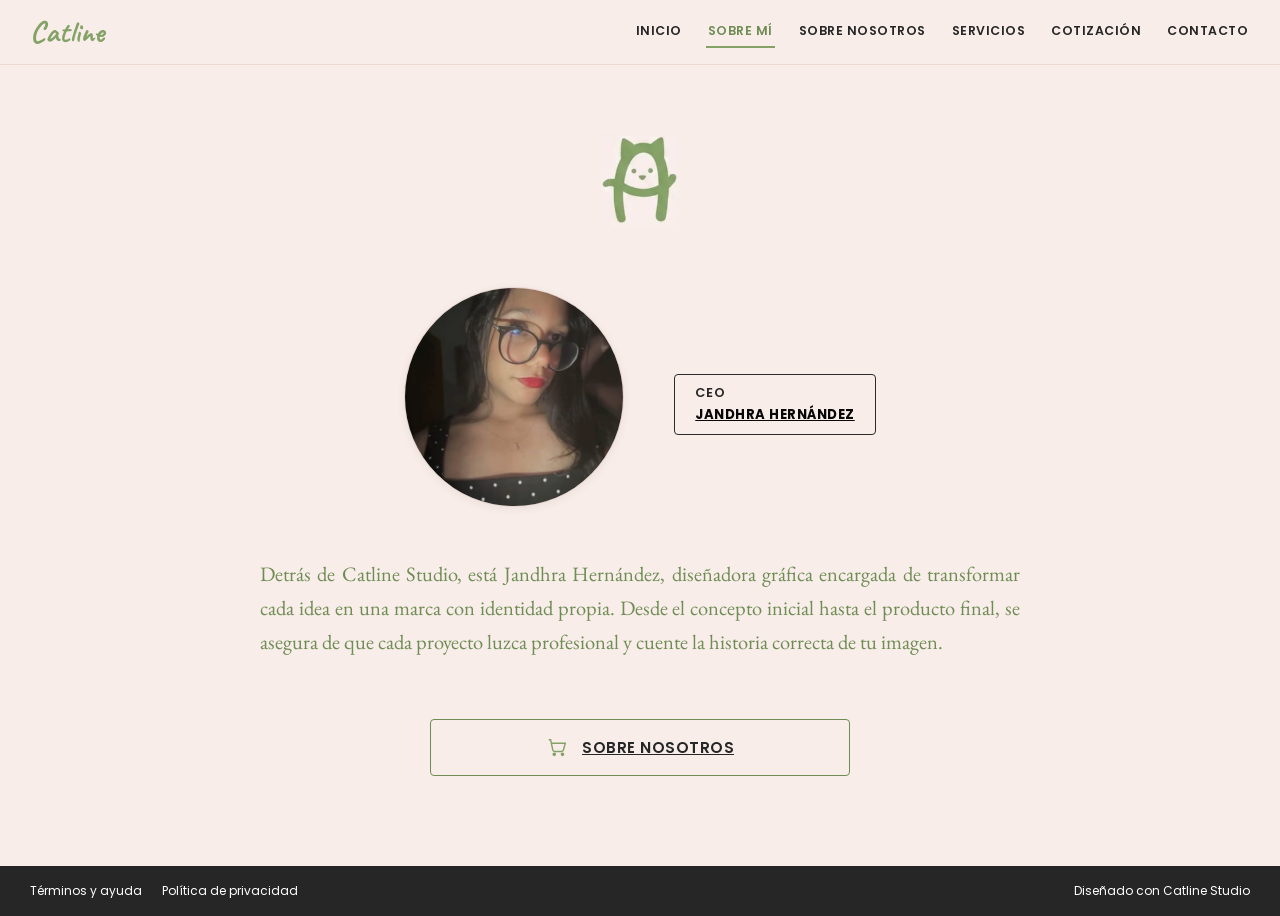
<file: 02-sobre-mi.html>
<!DOCTYPE html>
<html lang="es">
<head>
<meta charset="UTF-8">
<meta name="viewport" content="width=device-width, initial-scale=1.0">
<title>Sobre mí | Catline Studio</title>
<link rel="stylesheet" href="styles.css">
</head>
<body>

<nav class="topnav">
  <a class="brand" href="index.html">Catline</a>
  <div class="links">
    <a href="index.html">INICIO</a>
    <a href="02-sobre-mi.html" class="active">SOBRE MÍ</a>
    <a href="03-sobre-nosotros.html">SOBRE NOSOTROS</a>
    <a href="04-servicios.html">SERVICIOS</a>
    <a href="05-cotizacion.html">COTIZACIÓN</a>
    <a href="06-contacto.html">CONTACTO</a>
  </div>
</nav>

<div class="page-content">
  <div class="section-head">
    <img class="cat-icon" src="mascota.png" alt="Logo de Catline">
  </div>

  <div class="bio-wrap">
    <div class="photo-frame">
        <img src="ceo.jpg" alt="Foto de la CEO">
    </div>
    <div class="ceo-card">
      <div class="role">CEO</div>
        <a href="https://www.instagram.com/carol.hcm/" target="_blank" class="name">
    JANDHRA HERNÁNDEZ
    </a>
    </div>
  </div>

  <div class="about-copy">
    <p>Detrás de Catline Studio, está Jandhra Hernández,
    diseñadora gráfica encargada de transformar cada idea en una marca con identidad propia. Desde el concepto inicial hasta el producto final, se asegura de que cada proyecto luzca profesional 
      y cuente la historia correcta de tu imagen.</p>
  </div>

  <a href="03-sobre-nosotros.html" class="cta-btn">
    <svg viewBox="0 0 24 24" fill="none" stroke="#84a266" stroke-width="1.6"><circle cx="9" cy="20" r="1.2" fill="#84a266"/><circle cx="18" cy="20" r="1.2" fill="#84a266"/><path d="M3 4h2l2.4 11.2a2 2 0 0 0 2 1.6h7.6a2 2 0 0 0 2-1.6L21 8H6"/></svg>
    SOBRE NOSOTROS
  </a>
</div>

<footer>
  <div><a href="05-cotizacion.html">Términos y ayuda</a><a href="#">Política de privacidad</a></div>
  <div>Diseñado con Catline Studio</div>
</footer>

</body>
</html>
</file>
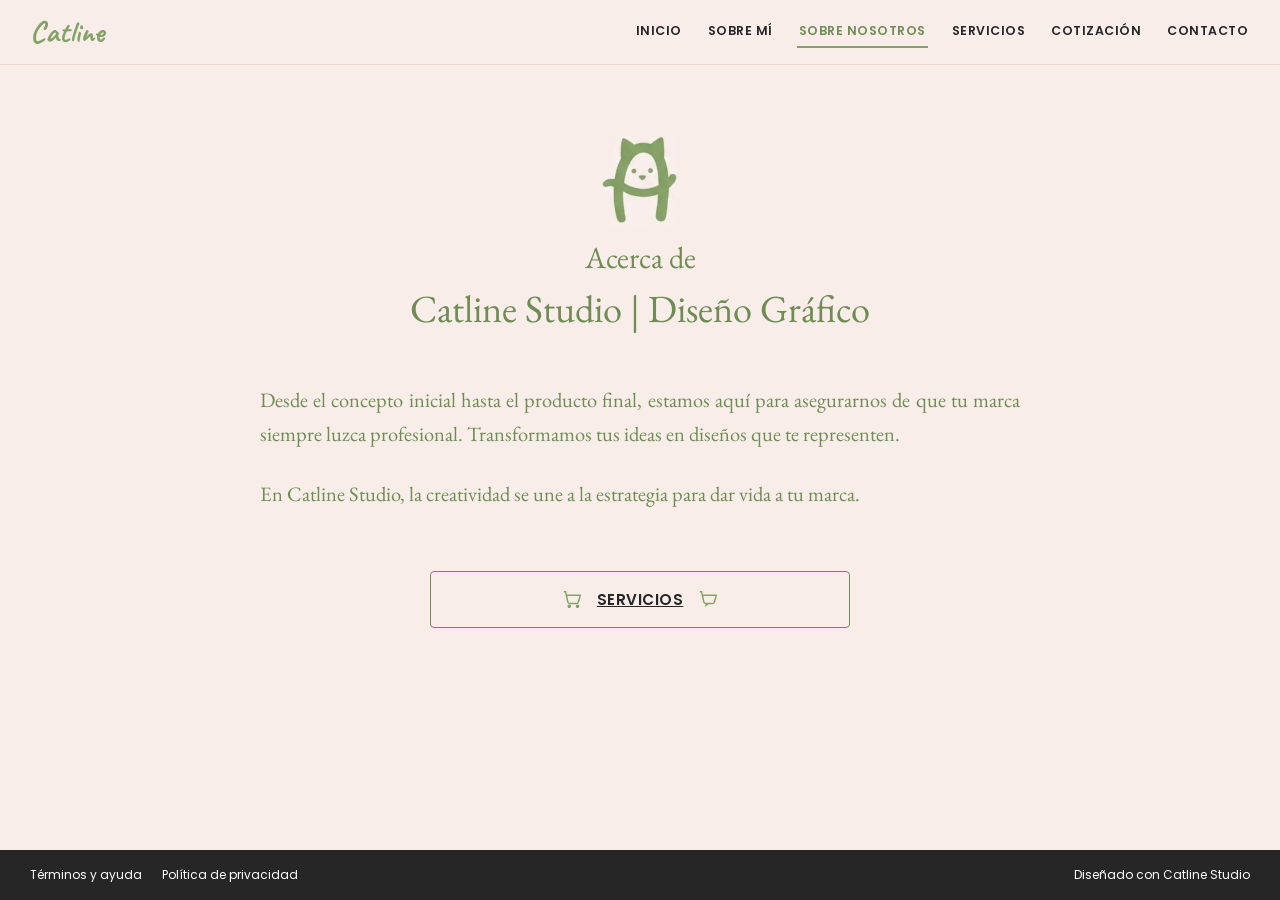
<file: 03-sobre-nosotros.html>
<!DOCTYPE html>
<html lang="es">
<head>
<meta charset="UTF-8">
<meta name="viewport" content="width=device-width, initial-scale=1.0">
<title>Sobre nosotros | Catline Studio</title>
<link rel="stylesheet" href="styles.css">
</head>
<body>

<nav class="topnav">
  <a class="brand" href="index.html">Catline</a>
  <div class="links">
    <a href="index.html">INICIO</a>
    <a href="02-sobre-mi.html">SOBRE MÍ</a>
    <a href="03-sobre-nosotros.html" class="active">SOBRE NOSOTROS</a>
    <a href="04-servicios.html">SERVICIOS</a>
    <a href="05-cotizacion.html">COTIZACIÓN</a>
    <a href="06-contacto.html">CONTACTO</a>
  </div>
</nav>

<div class="page-content">
  <div class="section-head">
    <img class="cat-icon" src="mascota.png" alt="Mascota de Catline">
    <h3>Acerca de</h3>
    <h2>Catline Studio | Diseño Gráfico</h2>
  </div>

  <div class="about-copy">
    <p>Desde el concepto inicial hasta el producto final, estamos aquí para asegurarnos de que tu marca siempre luzca profesional. Transformamos tus ideas en diseños que te representen.</p>
    <p>En Catline Studio, la creatividad se une a la estrategia para dar vida a tu marca.</p>
  </div>

  <a href="04-servicios.html" class="cta-btn">
    <svg viewBox="0 0 24 24" fill="none" stroke="#84a266" stroke-width="1.6"><circle cx="9" cy="20" r="1.2" fill="#84a266"/><circle cx="18" cy="20" r="1.2" fill="#84a266"/><path d="M3 4h2l2.4 11.2a2 2 0 0 0 2 1.6h7.6a2 2 0 0 0 2-1.6L21 8H6"/></svg>
    SERVICIOS
    <svg viewBox="0 0 24 24" fill="none" stroke="#84a266" stroke-width="1.6"><path d="M3 4h2l2.4 11.2a2 2 0 0 0 2 1.6h7.6a2 2 0 0 0 2-1.6L21 8H6"/><path d="M9 20 12 17"/></svg>
  </a>
</div>

<footer>
  <div><a href="05-cotizacion.html">Términos y ayuda</a><a href="#">Política de privacidad</a></div>
  <div>Diseñado con Catline Studio</div>
</footer>

</body>
</html>
</file>
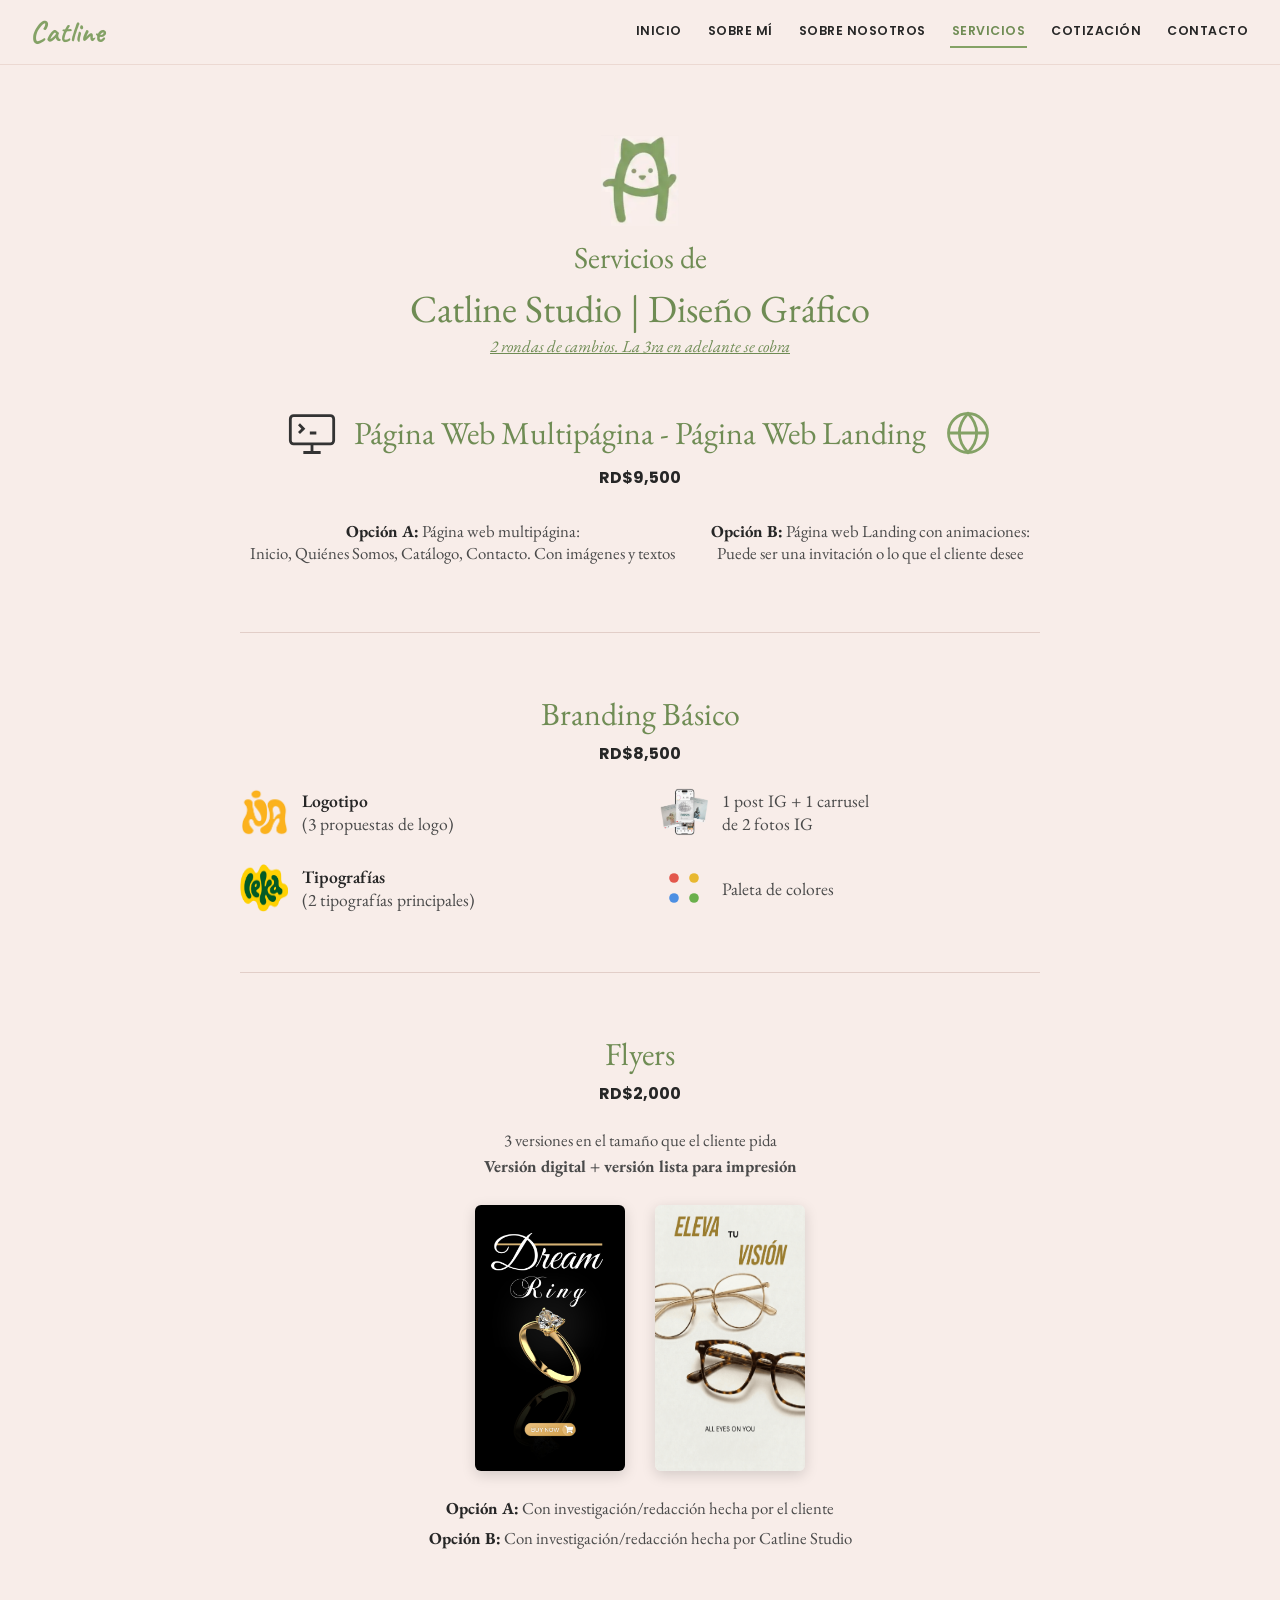
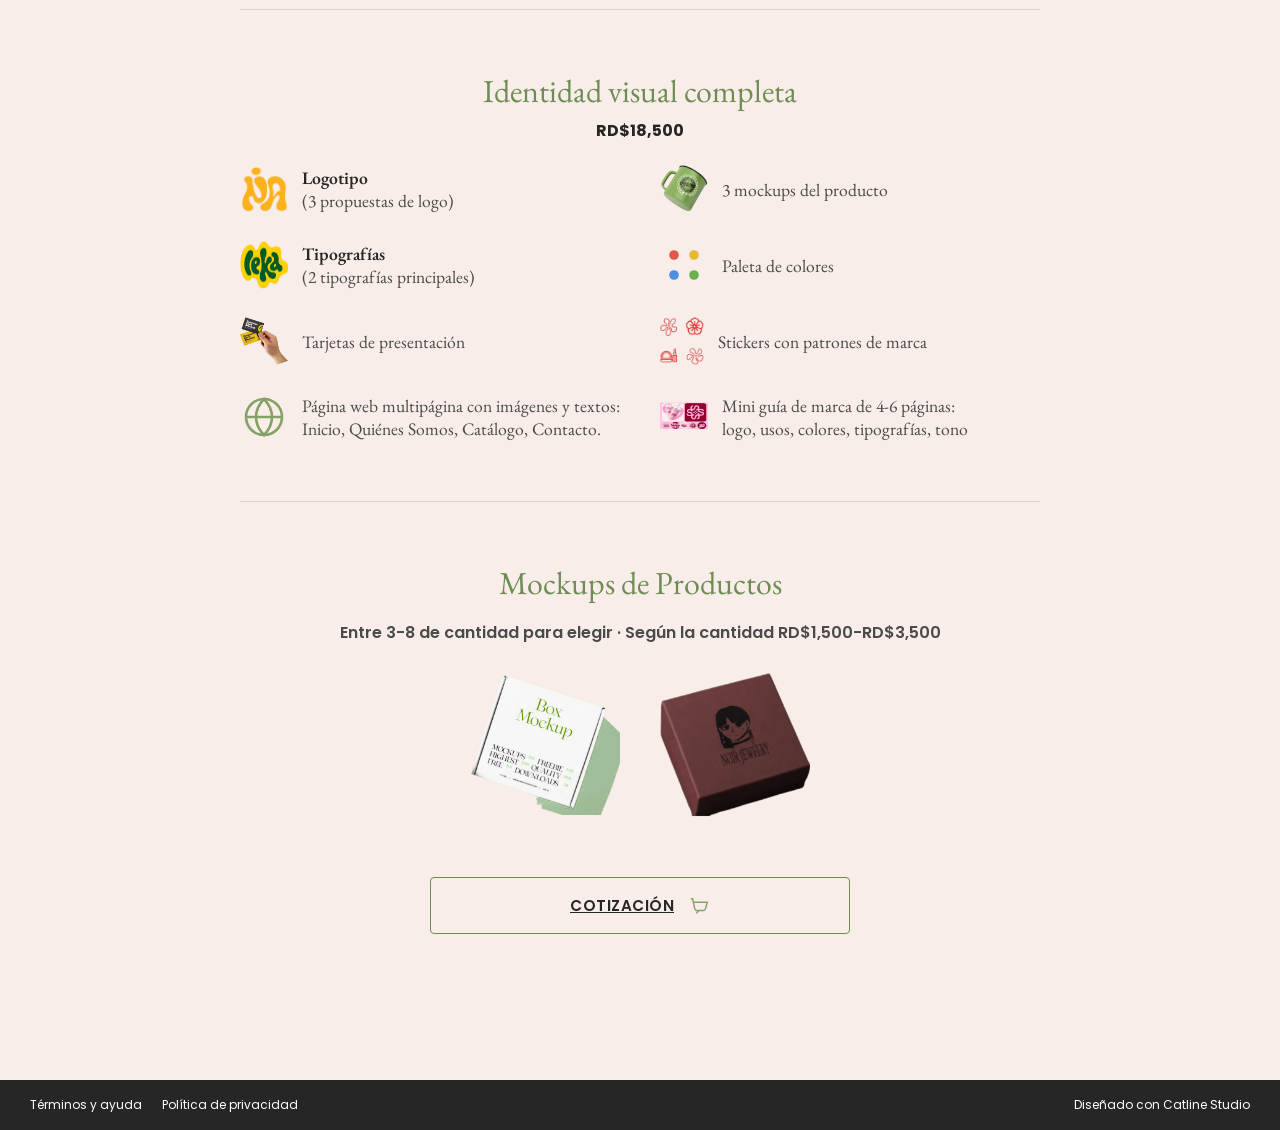
<file: 04-servicios.html>
<!DOCTYPE html>
<html lang="es">
<head>
<meta charset="UTF-8">
<meta name="viewport" content="width=device-width, initial-scale=1.0">
<title>Servicios | Catline Studio</title>
<link rel="stylesheet" href="styles.css">
</head>
<body>

<nav class="topnav">
  <a class="brand" href="index.html">Catline</a>
  <div class="links">
    <a href="index.html">INICIO</a>
    <a href="02-sobre-mi.html">SOBRE MÍ</a>
    <a href="03-sobre-nosotros.html">SOBRE NOSOTROS</a>
    <a href="04-servicios.html" class="active">SERVICIOS</a>
    <a href="05-cotizacion.html">COTIZACIÓN</a>
    <a href="06-contacto.html">CONTACTO</a>
  </div>
</nav>

<div class="page-content">
  <div class="section-head">
    <img class="cat-icon" src="mascota.png" alt="Mascota de Catline">
    <h3>Servicios de</h3>
    <h2>Catline Studio | Diseño Gráfico</h2>
    <div class="note">2 rondas de cambios. La 3ra en adelante se cobra</div>
  </div>

  <!-- Página Web Landing -->
  <div class="service-block">
    <div class="service-title-row">
      <svg class="service-icon" viewBox="0 0 24 24" fill="none" stroke="#333" stroke-width="1.3"><rect x="2" y="4" width="20" height="13" rx="1.5"/><path d="M8 21h8M12 17v4"/><path d="M6 8l2 2-2 2M11 12h3"/></svg>
      <h4>Página Web Multipágina - Página Web Landing</h4>
            <svg class="service-icon" viewBox="0 0 24 24" fill="none" stroke="#84a266" stroke-width="1.3"><circle cx="12" cy="12" r="9"/><path d="M3 12h18M12 3c2.5 2.6 4 6 4 9s-1.5 6.4-4 9c-2.5-2.6-4-6-4-9s1.5-6.4 4-9z"/></svg>
    </div>
    <div class="service-price">RD$9,500</div>
  <div class="service-block">
    <div class="service-title-row">
    <p class="option-line"><strong>Opción A:</strong> Página web multipágina:<br>
Inicio, Quiénes Somos, Catálogo, Contacto. Con imágenes y textos
</p>
    <p class="option-line"><strong>Opción B:</strong> Página web Landing con animaciones:<br>
Puede ser una invitación o lo que el cliente desee</p>
  </div>

  <hr class="divider">

  <!-- Branding Basico -->
  <div class="service-block">
    <div class="service-title-row">
      <h4>Branding Básico</h4>
    </div>
    <div class="service-price">RD$8,500</div>
    <div class="service-grid">
      <div class="service-item"><img src="logo.png" alt=""><div class="txt"><strong>Logotipo</strong>(3 propuestas de logo)</div></div>
      <div class="service-item"><img src="post.png" alt=""><div class="txt">1 post IG + 1 carrusel <br> de 2 fotos IG</div></div>
      <div class="service-item"><img src="tipografia.png" alt=""><div class="txt"><strong>Tipografías</strong>(2 tipografías principales)</div></div>
      <div class="service-item"><svg viewBox="0 0 24 24" fill="none"><circle cx="7" cy="7" r="2.4" fill="#e3574c"/><circle cx="17" cy="7" r="2.4" fill="#e8b830"/><circle cx="7" cy="17" r="2.4" fill="#4c8fe3"/><circle cx="17" cy="17" r="2.4" fill="#6ab04c"/></svg><div class="txt">Paleta de colores</div></div>
    </div>
  </div>

  <hr class="divider">

  <!-- Flyers -->
  <div class="service-block">
    <div class="service-title-row">
      <h4>Flyers</h4>
    </div>
    <div class="service-price">RD$2,000</div>
    <p class="service-sub">3 versiones en el tamaño que el cliente pida<br><strong>Versión digital + versión lista para impresión</strong></p>
    <div class="flyer-imgs">
      <img src="flyeranillo.jpg" alt="Ejemplo flyer Dream Ring">
      <img src="flyerlente.png" alt="Ejemplo flyer Dream Ring">
    </div>
    <p class="option-line"><strong>Opción A:</strong> Con investigación/redacción hecha por el cliente</p>
    <p class="option-line"><strong>Opción B:</strong> Con investigación/redacción hecha por Catline Studio</p>
  </div>

  <hr class="divider">

  <!-- Identidad visual completa -->
  <div class="service-block">
    <div class="service-title-row">
      <h4>Identidad visual completa</h4>
    </div>
    <div class="service-price">RD$18,500</div>
    <div class="service-grid">
      <div class="service-item"><img src="logo.png" alt=""><div class="txt"><strong>Logotipo</strong>(3 propuestas de logo)</div></div>
      <div class="service-item"><img src="mok.png" alt=""><div class="txt">3 mockups del producto</div></div>
      <div class="service-item"><img src="tipografia.png" alt=""><div class="txt"><strong>Tipografías</strong>(2 tipografías principales)</div></div>
      <div class="service-item"><svg viewBox="0 0 24 24" fill="none"><circle cx="7" cy="7" r="2.4" fill="#e3574c"/><circle cx="17" cy="7" r="2.4" fill="#e8b830"/><circle cx="7" cy="17" r="2.4" fill="#4c8fe3"/><circle cx="17" cy="17" r="2.4" fill="#6ab04c"/></svg><div class="txt">Paleta de colores</div></div>
      <div class="service-item"><img src="1.png" alt=""><div class="txt">Tarjetas de presentación</div></div>
      <div class="service-item"><img src="etikrl.png" style="width:44px;" alt=""><div class="txt">Stickers con patrones de marca</div></div>
      <div class="service-item"><svg viewBox="0 0 24 24" fill="none" stroke="#84a266" stroke-width="1.3"><circle cx="12" cy="12" r="9"/><path d="M3 12h18M12 3c2.5 2.6 4 6 4 9s-1.5 6.4-4 9c-2.5-2.6-4-6-4-9s1.5-6.4 4-9z"/></svg><div class="txt">Página web multipágina con imágenes y textos:<br>
Inicio, Quiénes Somos, Catálogo, Contacto. </div></div>
      <div class="service-item"><img src="identidad.png" alt=""><div class="txt">Mini guía de marca de 4-6 páginas: <br> logo, usos, colores, tipografías, tono</div></div>
    </div>
  </div>

  <hr class="divider">

  <!-- Mockups de productos -->
  <div class="service-block">
    <div class="service-title-row"><h4>Mockups de Productos</h4></div>
    <p class="mockup-range">Entre 3-8 de cantidad para elegir · Según la cantidad RD$1,500-RD$3,500</p>
    <div class="mockup-row">
      <img src="mockupp.png" alt="Mockup de caja verde">
      <img src="movhkooyup.png" alt="Mockup de caja marrón">
    </div>
  </div>

  <a href="05-cotizacion.html" class="cta-btn">
    COTIZACIÓN
    <svg viewBox="0 0 24 24" fill="none" stroke="#84a266" stroke-width="1.6"><path d="M3 4h2l2.4 11.2a2 2 0 0 0 2 1.6h7.6a2 2 0 0 0 2-1.6L21 8H6"/><path d="M9 20 12 17"/></svg>
  </a>
</div>

  </div>




  </div>

<footer>
  <div><a href="05-cotizacion.html">Términos y ayuda</a><a href="#">Política de privacidad</a></div>
  <div>Diseñado con Catline Studio</div>
</footer>

</body>
</html>
</file>
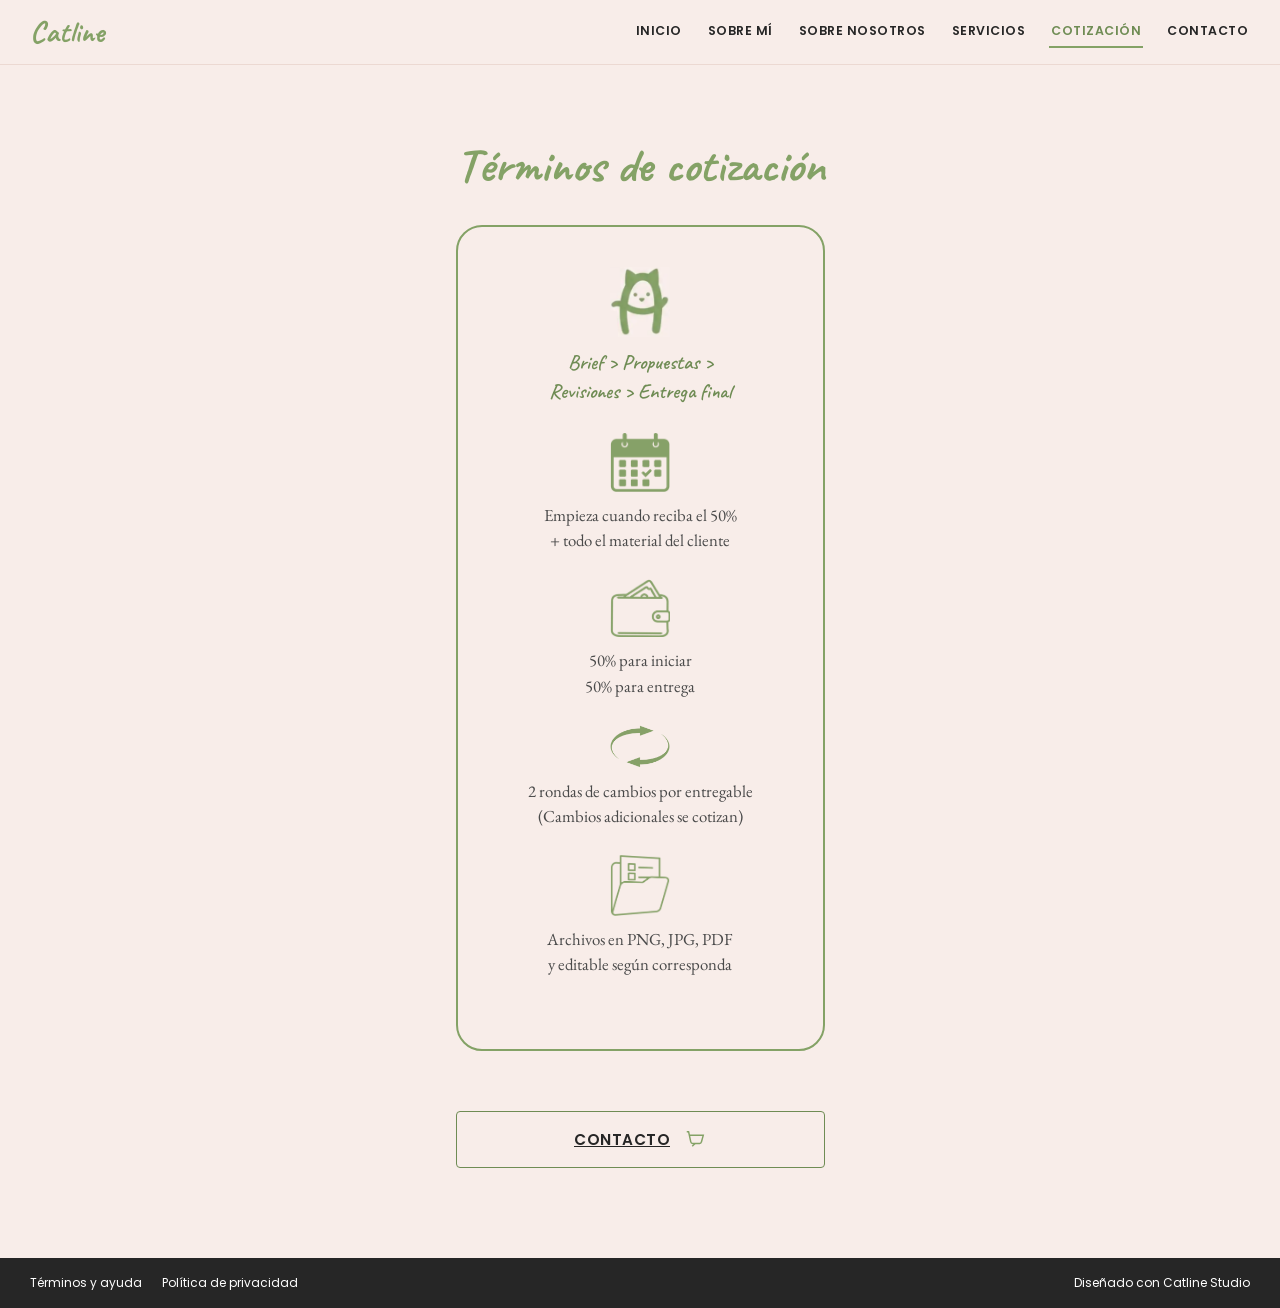
<file: 05-cotizacion.html>
<!DOCTYPE html>
<html lang="es">
<head>
<meta charset="UTF-8">
<meta name="viewport" content="width=device-width, initial-scale=1.0">
<title>Cotización | Catline Studio</title>
<link rel="stylesheet" href="styles.css">
</head>
<body>

<nav class="topnav">
  <a class="brand" href="index.html">Catline</a>
  <div class="links">
    <a href="index.html">INICIO</a>
    <a href="02-sobre-mi.html">SOBRE MÍ</a>
    <a href="03-sobre-nosotros.html">SOBRE NOSOTROS</a>
    <a href="04-servicios.html">SERVICIOS</a>
    <a href="05-cotizacion.html" class="active">COTIZACIÓN</a>
    <a href="06-contacto.html">CONTACTO</a>
  </div>
</nav>

<div class="page-content">
  <div class="quote-title">Términos de cotización</div>
  <div class="quote-box">
    <img class="cat-icon" src="mascota.png" alt="Logo de Catline">
    <div class="quote-flow">Brief &gt; Propuestas &gt;<br>Revisiones &gt; Entrega final</div>

    <div class="quote-item">
    <img class="cat-icon" src="calendar.png" alt="Logo de Catline">
      <p>Empieza cuando reciba el 50%<br>+ todo el material del cliente</p>
    </div>
    <div class="quote-item">
      <img class="cat-icon" src="money.png" alt="Logo de Catline">
      <p>50% para iniciar<br>50% para entrega</p>
    </div>
    <div class="quote-item">
      <img class="cat-icon" src="ronda.png" alt="Logo de Catline">
      <p>2 rondas de cambios por entregable<br>(Cambios adicionales se cotizan)</p>
    </div>
    <div class="quote-item">
      <img class="cat-icon" src="archivo.png" alt="Logo de Catline">
      <p>Archivos en PNG, JPG, PDF<br>y editable según corresponda</p>
    </div>
  </div>

  <a href="06-contacto.html" class="cta-btn">
    CONTACTO
    <svg viewBox="0 0 24 24" fill="none" stroke="#84a266" stroke-width="1.6"><path d="M3 4h2l2.4 11.2a2 2 0 0 0 2 1.6h7.6a2 2 0 0 0 2-1.6L21 8H6"/><path d="M9 20 12 17"/></svg>
  </a>
</div>

<footer>
  <div><a href="05-cotizacion.html">Términos y ayuda</a><a href="#">Política de privacidad</a></div>
  <div>Diseñado con Catline Studio</div>
</footer>

</body>
</html>
</file>
<file: styles.css>
@import url('https://fonts.googleapis.com/css2?family=Caveat:wght@500;600;700&family=EB+Garamond:ital,wght@0,400;0,500;1,400&family=Poppins:wght@400;500;600;700&display=swap');

:root{
  --bg: #f8ede9;
  --green: #84a266;
  --green-dark: #6f8c54;
  --ink: #4a4a4a;
  --black: #262626;
  --salmon: #e1b1a8;
  --card-line: #2b2b2b;
}

*{box-sizing:border-box;}

html{scroll-behavior:smooth;}

body{
  margin:0;
  background:var(--bg);
  color:var(--ink);
  font-family:'EB Garamond', serif;
  overflow-x:hidden;
}

section, .page-content{
  padding:70px 24px 90px;
  max-width:1000px;
  margin:0 auto;
  position:relative;
}

/* ---------- Top navigation (multipágina) ---------- */
.topnav{
  display:flex;
  align-items:center;
  justify-content:space-between;
  padding:16px 30px;
  background:var(--bg);
  border-bottom:1px solid #ecd9d2;
  position:sticky;
  top:0;
  z-index:50;
  flex-wrap:wrap;
  gap:10px;
}
.topnav .brand{
  font-family:'Caveat', cursive;
  font-weight:700;
  font-size:1.9rem;
  color:var(--green);
  text-decoration:none;
  line-height:1;
}
.topnav .links{
  display:flex;
  gap:22px;
  flex-wrap:wrap;
}
.topnav .links a{
  font-family:'Poppins',sans-serif;
  font-weight:600;
  font-size:0.78rem;
  letter-spacing:0.5px;
  color:var(--black);
  text-decoration:none;
  padding:6px 2px;
  border-bottom:2px solid transparent;
}
.topnav .links a:hover, .topnav .links a.active{
  border-bottom:2px solid var(--green);
  color:var(--green-dark);
}

/* ---------- Logo (used on home + contacto) ---------- */
.logo-wrap{text-align:center;}
.logo-cat{
  font-family:'Caveat', cursive;
  font-weight:700;
  font-size:6.5rem;
  color:var(--green);
  line-height:1;
  display:inline-block;
}
.logo-sub{
  display:flex;
  align-items:center;
  justify-content:center;
  gap:14px;
  margin-top:-6px;
}
.logo-studio{
  font-family:'Poppins',sans-serif;
  font-weight:700;
  letter-spacing:3px;
  font-size:1.9rem;
  color:var(--black);
}
.logo-divider{width:2px; height:34px; background:var(--black);}
.logo-tagline{
  font-family:'Caveat',cursive;
  font-weight:600;
  font-style:italic;
  font-size:1.7rem;
  color:var(--ink);
}

/* ---------- Hero (index) ---------- */
/* ========================================================
   NOTA: Este archivo integra el fragmento de CSS que compartiste
   (hero, ceo-card, nav-buttons, section-head) + los ajustes de
   sticky footer y responsive para teléfono.
   Si tu styles.css original tiene más reglas (:root, .topnav,
   tipografías, etc.) que no me mostraste, pégalas y las agrego
   sin romper esta estructura.
   ======================================================== */

/* ---------- Sticky footer (base para toda la página) ---------- */
html, body{
  height:100%;
}
body{
  display:flex;
  flex-direction:column;
  min-height:100vh;
  margin:0;
}
main{
  flex:1 0 auto;
}
footer{
  flex-shrink:0;
}

/* ---------- Hero ---------- */
.hero{padding-top:50px;}
.location{
  display:flex;
  align-items:flex-start;
  justify-content:center;
  gap:10px;
  margin:60px 0 50px;
  font-size:1.25rem;
  color:var(--green-dark);
  text-align:center;
  font-style:italic;
}
.location svg{margin-top:4px; flex-shrink:0;}


.hero-main{
  display:flex;
  align-items:flex-end;
  justify-content:center;
  gap:56px;
  flex-wrap:wrap;
  position:relative;
}


.photo-block{position:relative; text-align:center;}
.photo-frame{
  width:236px; height:193px;
  border-radius:14px;
  overflow:hidden;
  border:1px solid #e7d3cd;
  box-shadow:0 2px 10px rgba(0,0,0,0.06);
}
.photo-frame img{width:100%; height:100%; object-fit:cover; display:block;}
.ceo-card{
  margin-top:14px;
  border:1px solid var(--card-line);
  border-radius:4px;
  padding:8px 20px;
  font-family:'Poppins',sans-serif;
  line-height:1.5;
}
.ceo-card .role{font-weight:600; font-size:0.8rem; letter-spacing:1px; color:var(--black);}
.ceo-card .name{font-weight:700; font-size:0.82rem; letter-spacing:0.5px; color:#070707; text-decoration:underline;}


.nav-buttons{display:grid; grid-template-columns:1fr 1fr; gap:14px;}
.nav-buttons a{
  display:flex; align-items:center; justify-content:center;
  border:1px solid var(--card-line);
  border-radius:4px;
  padding:14px 26px;
  font-family:'Poppins',sans-serif;
  font-weight:600;
  font-size:0.85rem;
  letter-spacing:0.5px;
  color:var(--black);
  text-decoration:underline;
  background:var(--bg);
  transition:background .2s ease, transform .2s ease;
  white-space:nowrap;
}
.nav-buttons a:hover{background:#f1ddd6; transform:translateY(-2px);}
.nav-buttons .full{grid-column:1 / -1;}


.scribble{position:absolute; width:70px; height:70px; opacity:0.9;}
.scribble.top-left{top:-40px; left:-40px;}
.scribble.top-right{top:-30px; right:-100px;}
.scribble.bottom-right{bottom:-40px; right:-70px;}


/* ---------- Section heading (cat icon) ---------- */
.section-head{text-align:center; margin-bottom:50px;}
.cat-icon{width:78px; height:auto; margin-bottom:6px;}
.section-head h2{
  font-family:'EB Garamond', serif;
  font-weight:400;
  color:var(--green-dark);
  font-size:2.4rem;
  margin:6px 0 2px;
}
.section-head h3{
  font-family:'EB Garamond', serif;
  font-weight:400;
  color:var(--green-dark);
  font-size:1.9rem;
  margin:0 0 6px;
}
.section-head .note{
  font-size:1.05rem;
  color:var(--green-dark);
  text-decoration:underline;
  font-style:italic;
}

/* ============================================================
   RESPONSIVE
   ============================================================ */

/* ---------- Tablets ---------- */
@media (max-width: 900px){
  .hero-main{
    gap:32px;
  }
  .nav-buttons{
    gap:10px;
  }
}

/* ---------- Teléfonos ---------- */
@media (max-width: 600px){
  .topnav{
    flex-direction:column;
    align-items:center;
    gap:10px;
    padding:12px 0;
  }
  .topnav .links{
    display:flex;
    flex-wrap:wrap;
    justify-content:center;
    gap:8px 14px;
  }

  .hero{
    padding-top:20px;
  }
  .location{
    font-size:1rem;
    margin:30px 0 24px;
    padding:0 20px;
  }

  .hero-main{
    flex-direction:column;
    align-items:center;
    gap:30px;
  }

  .photo-frame{
    width:180px;
    height:150px;
  }

  .nav-buttons{
    grid-template-columns:1fr;
    width:100%;
    max-width:280px;
    padding:0 20px;
  }
  .nav-buttons a{
    padding:12px 20px;
    white-space:normal;
  }

  .scribble{
    display:none; /* en móvil suelen estorbar más que decorar */
  }

  .section-head h2{
    font-size:1.8rem;
  }
  .section-head h3{
    font-size:1.4rem;
  }

  footer{
    text-align:center;
    padding:16px 20px;
  }
  footer > div{
    flex-direction:column;
    gap:6px;
  }
}

/* ---------- Acerca de / Sobre mí ---------- */
.about-copy p{
  font-size:1.28rem;
  line-height:1.65;
  color:var(--green-dark);
  text-align:justify;
  max-width:760px;
  margin:0 auto 26px;
}

.cta-btn{
  display:flex; align-items:center; justify-content:center; gap:14px;
  border:1px solid var(--green-dark);
  border-radius:4px;
  padding:16px 34px;
  max-width:420px;
  margin:60px auto 0;
  font-family:'Poppins',sans-serif;
  font-weight:600;
  font-size:0.95rem;
  letter-spacing:0.5px;
  color:var(--black);
  text-decoration:underline;
  background:transparent;
}
.cta-btn:hover{background:#f1ddd6;}
.cta-btn svg{width:22px; height:22px;}

/* ---------- Sobre mí extra ---------- */
.bio-wrap{
  display:flex;
  align-items:center;
  justify-content:center;
  gap:50px;
  flex-wrap:wrap;
  margin-bottom:50px;
}
.bio-wrap .photo-frame{width:220px; height:220px; border-radius:50%;}

/* ---------- Servicios ---------- */
/* ========================================================
   NOTA: Este archivo integra el fragmento de CSS que compartiste
   (hero, ceo-card, nav-buttons, section-head) + los ajustes de
   sticky footer y responsive para teléfono.
   Si tu styles.css original tiene más reglas (:root, .topnav,
   tipografías, etc.) que no me mostraste, pégalas y las agrego
   sin romper esta estructura.
   ======================================================== */

/* ---------- Sticky footer (base para toda la página) ---------- */
html, body{
  height:100%;
}
body{
  display:flex;
  flex-direction:column;
  min-height:100vh;
  margin:0;
}
main,
.page-content{
  flex:1 0 auto;
}
footer{
  flex-shrink:0;
}

/* ---------- Hero ---------- */
.hero{padding-top:50px;}
.location{
  display:flex;
  align-items:flex-start;
  justify-content:center;
  gap:10px;
  margin:60px 0 50px;
  font-size:1.25rem;
  color:var(--green-dark);
  text-align:center;
  font-style:italic;
}
.location svg{margin-top:4px; flex-shrink:0;}


.hero-main{
  display:flex;
  align-items:flex-end;
  justify-content:center;
  gap:56px;
  flex-wrap:wrap;
  position:relative;
}


.photo-block{position:relative; text-align:center;}
.photo-frame{
  width:236px; height:193px;
  border-radius:14px;
  overflow:hidden;
  border:1px solid #e7d3cd;
  box-shadow:0 2px 10px rgba(0,0,0,0.06);
}
.photo-frame img{width:100%; height:100%; object-fit:cover; display:block;}
.ceo-card{
  margin-top:14px;
  border:1px solid var(--card-line);
  border-radius:4px;
  padding:8px 20px;
  font-family:'Poppins',sans-serif;
  line-height:1.5;
}
.ceo-card .role{font-weight:600; font-size:0.8rem; letter-spacing:1px; color:var(--black);}
.ceo-card .name{font-weight:700; font-size:0.82rem; letter-spacing:0.5px; color:#070707; text-decoration:underline;}


.nav-buttons{display:grid; grid-template-columns:1fr 1fr; gap:14px;}
.nav-buttons a{
  display:flex; align-items:center; justify-content:center;
  border:1px solid var(--card-line);
  border-radius:4px;
  padding:14px 26px;
  font-family:'Poppins',sans-serif;
  font-weight:600;
  font-size:0.85rem;
  letter-spacing:0.5px;
  color:var(--black);
  text-decoration:underline;
  background:var(--bg);
  transition:background .2s ease, transform .2s ease;
  white-space:nowrap;
}
.nav-buttons a:hover{background:#f1ddd6; transform:translateY(-2px);}
.nav-buttons .full{grid-column:1 / -1;}


.scribble{position:absolute; width:70px; height:70px; opacity:0.9;}
.scribble.top-left{top:-40px; left:-40px;}
.scribble.top-right{top:-30px; right:-100px;}
.scribble.bottom-right{bottom:-40px; right:-70px;}


/* ---------- Section heading (cat icon) ---------- */
.section-head{text-align:center; margin-bottom:50px;}
.cat-icon{width:78px; height:auto; margin-bottom:6px;}
.section-head h2{
  font-family:'EB Garamond', serif;
  font-weight:400;
  color:var(--green-dark);
  font-size:2.4rem;
  margin:6px 0 2px;
}
.section-head h3{
  font-family:'EB Garamond', serif;
  font-weight:400;
  color:var(--green-dark);
  font-size:1.9rem;
  margin:0 0 6px;
}
.section-head .note{
  font-size:1.05rem;
  color:var(--green-dark);
  text-decoration:underline;
  font-style:italic;
}

/* ---------- Servicios ---------- */
.service-block{margin-bottom:56px;}
.service-title-row{
  display:flex; align-items:center; gap:16px; justify-content:center;
  flex-wrap:wrap; margin-bottom:6px;
}
.service-title-row h4{
  font-family:'EB Garamond', serif;
  font-weight:400;
  color:var(--green-dark);
  font-size:2rem;
  margin:0;
}
.service-icon{width:52px; height:52px; flex-shrink:0;}
.service-price{
  text-align:center;
  font-family:'Poppins',sans-serif;
  font-weight:700;
  font-size:1rem;
  color:var(--black);
  margin-bottom:22px;
}
.service-grid{
  display:grid;
  grid-template-columns:1fr 1fr;
  gap:28px 40px;
  align-items:center;
}
.service-item{display:flex; align-items:center; gap:14px; font-size:1.1rem; color:var(--ink);}
.service-item img, .service-item svg{width:48px; height:48px; flex-shrink:0;}
.service-item .txt strong{display:block; font-weight:600; color:var(--black);}
.service-sub{
  text-align:center;
  font-size:1.05rem;
  color:var(--ink);
  max-width:640px;
  margin:14px auto;
  line-height:1.5;
}
.flyer-imgs{display:flex; justify-content:center; gap:30px; margin:26px 0; flex-wrap:wrap;}
.flyer-imgs img{width:150px; border-radius:6px; box-shadow:0 4px 14px rgba(0,0,0,0.15);}
.option-line{font-size:1.05rem; max-width:640px; margin:8px auto; text-align:center;}
.option-line strong{color:var(--black);}

.mockup-row{display:flex; justify-content:center; align-items:center; gap:40px; margin-top:24px; flex-wrap:wrap;}
.mockup-row img{width:150px; border-radius:6px;}
.mockup-range{text-align:center; font-family:'Poppins',sans-serif; font-weight:600; font-size:1rem; margin-bottom:18px;}

hr.divider{border:none; border-top:1px solid #e2cec8; margin:60px 0;}

/* ============================================================
   RESPONSIVE
   ============================================================ */

/* ---------- Tablets ---------- */
@media (max-width: 900px){
  .hero-main{
    gap:32px;
  }
  .nav-buttons{
    gap:10px;
  }
}

/* ---------- Teléfonos ---------- */
@media (max-width: 600px){
  .topnav{
    flex-direction:column;
    align-items:center;
    gap:10px;
    padding:12px 0;
  }
  .topnav .links{
    display:flex;
    flex-wrap:wrap;
    justify-content:center;
    gap:8px 14px;
  }

  .hero{
    padding-top:20px;
  }
  .location{
    font-size:1rem;
    margin:30px 0 24px;
    padding:0 20px;
  }

  .hero-main{
    flex-direction:column;
    align-items:center;
    gap:30px;
  }

  .photo-frame{
    width:180px;
    height:150px;
  }

  .nav-buttons{
    grid-template-columns:1fr;
    width:100%;
    max-width:280px;
    padding:0 20px;
  }
  .nav-buttons a{
    padding:12px 20px;
    white-space:normal;
  }

  .scribble{
    display:none; /* en móvil suelen estorbar más que decorar */
  }

  .section-head h2{
    font-size:1.8rem;
  }
  .section-head h3{
    font-size:1.4rem;
  }

  footer{
    text-align:center;
    padding:16px 20px;
  }
  footer > div{
    flex-direction:column;
    gap:6px;
  }

  .page-content{
    padding:0 20px;
  }
  .service-title-row h4{
    font-size:1.5rem;
  }
  .service-icon{
    width:40px; height:40px;
  }
  .service-grid{
    grid-template-columns:1fr;
    gap:20px;
  }
  .service-item{
    font-size:1rem;
  }
  .flyer-imgs img,
  .mockup-row img{
    width:120px;
  }
  hr.divider{
    margin:40px 0;
  }
}

/* ---------- Cotizacion ---------- */
.quote-title{
  text-align:center;
  font-family:'Caveat',cursive;
  font-weight:700;
  color:var(--green);
  font-size:3rem;
  margin-bottom:30px;
}
.quote-box{
  border:2px solid var(--green);
  border-radius:26px;
  max-width:520px;
  margin:0 auto;
  padding:40px 36px 46px;
  text-align:center;
}
.quote-box img.cat-icon{width:60px;}
.quote-flow{
  font-family:'Caveat',cursive;
  font-weight:600;
  font-size:1.3rem;
  color:var(--green-dark);
  line-height:1.4;
  margin-bottom:26px;
}
.quote-item{margin:26px 0;}
.quote-item .icon{font-size:1.8rem; margin-bottom:8px;}
.quote-item p{font-size:1.05rem; color:var(--ink); margin:0; line-height:1.5;}

/* ---------- Marketing / Contacto ---------- */
.marketing-banner{
  background:var(--green);
  color:#fff;
  text-align:center;
  padding:20px;
  font-family:'Poppins',sans-serif;
  font-weight:700;
  letter-spacing:1px;
  font-size:1rem;
}
.marketing-body{text-align:center; padding:80px 24px 60px;}
.marketing-body .logo-cat{font-size:5.2rem;}
.marketing-body .logo-studio{font-size:1.5rem;}
.marketing-body .logo-tagline{font-size:1.3rem;}
.marketing-question{
  font-family:'Poppins',sans-serif;
  font-weight:700;
  color:var(--green-dark);
  font-size:1.15rem;
  letter-spacing:0.5px;
  line-height:1.6;
  margin:60px 0 18px;
}
.marketing-answer{
  font-family:'Poppins',sans-serif;
  font-weight:700;
  color:var(--green-dark);
  font-size:1.15rem;
  letter-spacing:0.5px;
  margin-bottom:50px;
}
.ig-link{
  display:inline-flex; align-items:center; justify-content:center;
  width:64px; height:64px;
  border:2px solid var(--black);
  border-radius:16px;
  color:var(--black);
  text-decoration:none;
}

footer{
  background:var(--black);
  color:#fff;
  display:flex;
  justify-content:space-between;
  align-items:center;
  padding:16px 30px;
  font-family:'Poppins',sans-serif;
  font-size:0.75rem;
  flex-wrap:wrap;
  gap:10px;
}
footer a{color:#fff; text-decoration:none; margin-right:20px;}
footer a:hover{text-decoration:underline;}

@media (max-width: 640px){
  .logo-cat{font-size:4.2rem;}
  .logo-studio{font-size:1.3rem;}
  .logo-tagline{font-size:1.2rem;}
  .hero-main{flex-direction:column; align-items:center;}
  .nav-buttons{grid-template-columns:1fr;}
  .service-grid{grid-template-columns:1fr;}
  section, .page-content{padding:50px 18px 70px;}
  .topnav{justify-content:center; text-align:center;}
}
</file>
